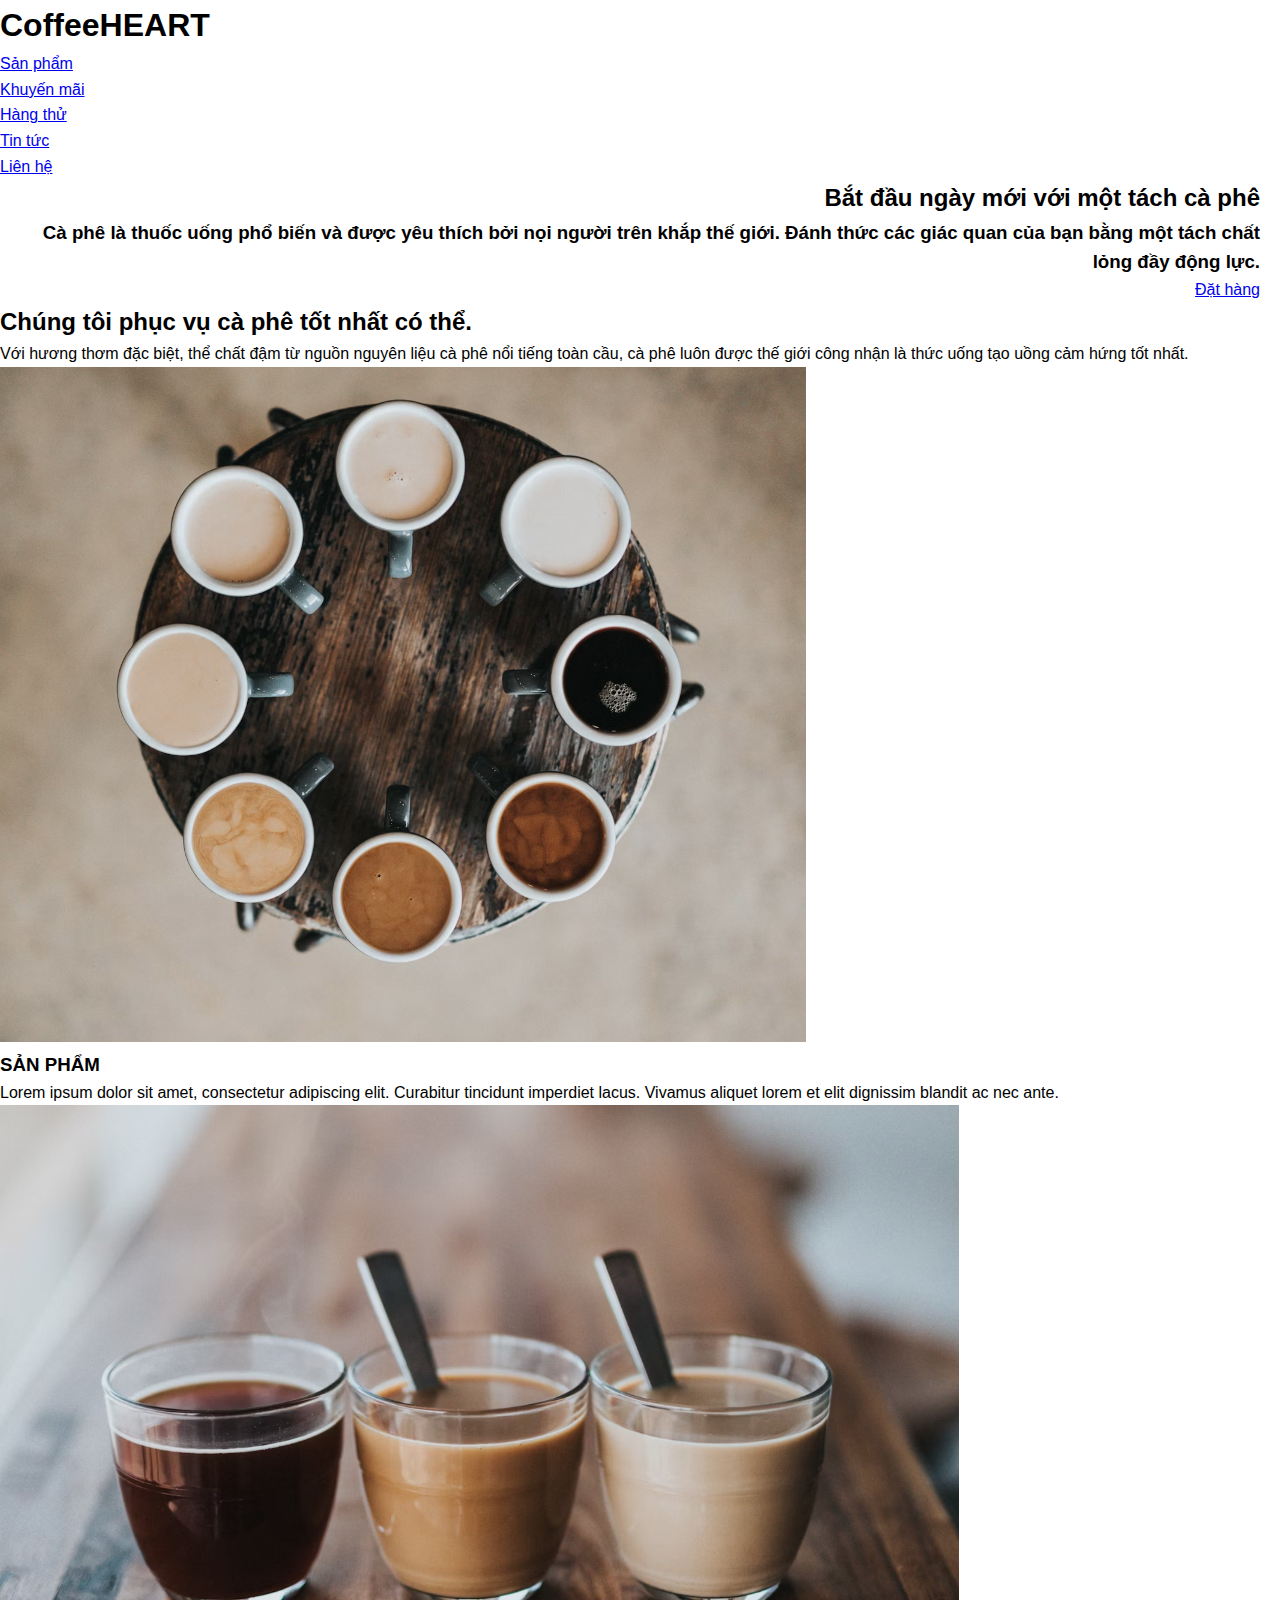
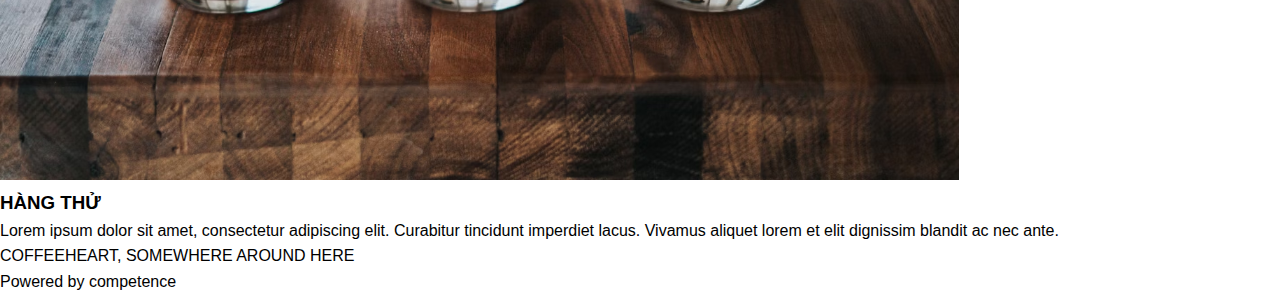
<file: Achehvinh/index.html>
<!DOCTYPE html>
<html lang="en">
<head>
    <meta charset="UTF-8">
    <meta name="viewport" content="width=device-width, initial-scale=1.0">
    <title>CoffeeHEART</title>
    <link rel="stylesheet" href="style.css">
</head>
<body>
    <header class="hero-section">
        <nav>
            <h1>CoffeeHEART</h1>
            <ul>
                <li><a href="#">Sản phẩm</a></li>
                <li><a href="#">Khuyến mãi</a></li>
                <li><a href="#">Hàng thử</a></li>
                <li><a href="#">Tin tức</a></li>
                <li><a href="#">Liên hệ</a></li>
            </ul>
        </nav>
        <div class="hero-content">
            <h2>Bắt đầu ngày mới với một tách cà phê</h2>
            <h3>Cà phê là thuốc uống phổ biến và được yêu thích bởi nọi người trên khắp thế giới. Đánh thức các giác quan của bạn bằng một tách chất lỏng đầy động lực.</h3>
            <a href="#" class="learn-more-button">Đặt hàng</a>
        </div>
    </header>

    <section class="intro-section">
        <h2>Chúng tôi phục vụ cà phê tốt nhất có thể.</h2>
        <p>Với hương thơm đặc biệt, thể chất đậm từ nguồn nguyên liệu cà phê nổi tiếng toàn cầu, cà phê luôn được thế giới công nhận là thức uống tạo uồng cảm hứng tốt nhất.</p>
    </section>

    <section class="content-section">
        <div class="card">
            <img src="images/c1.png" alt="c1">
            <h3>SẢN PHẨM</h3>
            <p>Lorem ipsum dolor sit amet, consectetur adipiscing elit. Curabitur tincidunt imperdiet lacus. Vivamus aliquet lorem et elit dignissim blandit ac nec ante.</p>
        </div>
        <div class="card">
            <img src="images/c2.png" alt="c2">
            <h3>HÀNG THỬ</h3>
            <p>Lorem ipsum dolor sit amet, consectetur adipiscing elit. Curabitur tincidunt imperdiet lacus. Vivamus aliquet lorem et elit dignissim blandit ac nec ante.</p>
        </div>
    </section>

    <footer>
        <p>COFFEEHEART, SOMEWHERE AROUND HERE</p>
        <p>Powered by competence</p>
    </footer>
</body>
</html>
</file>
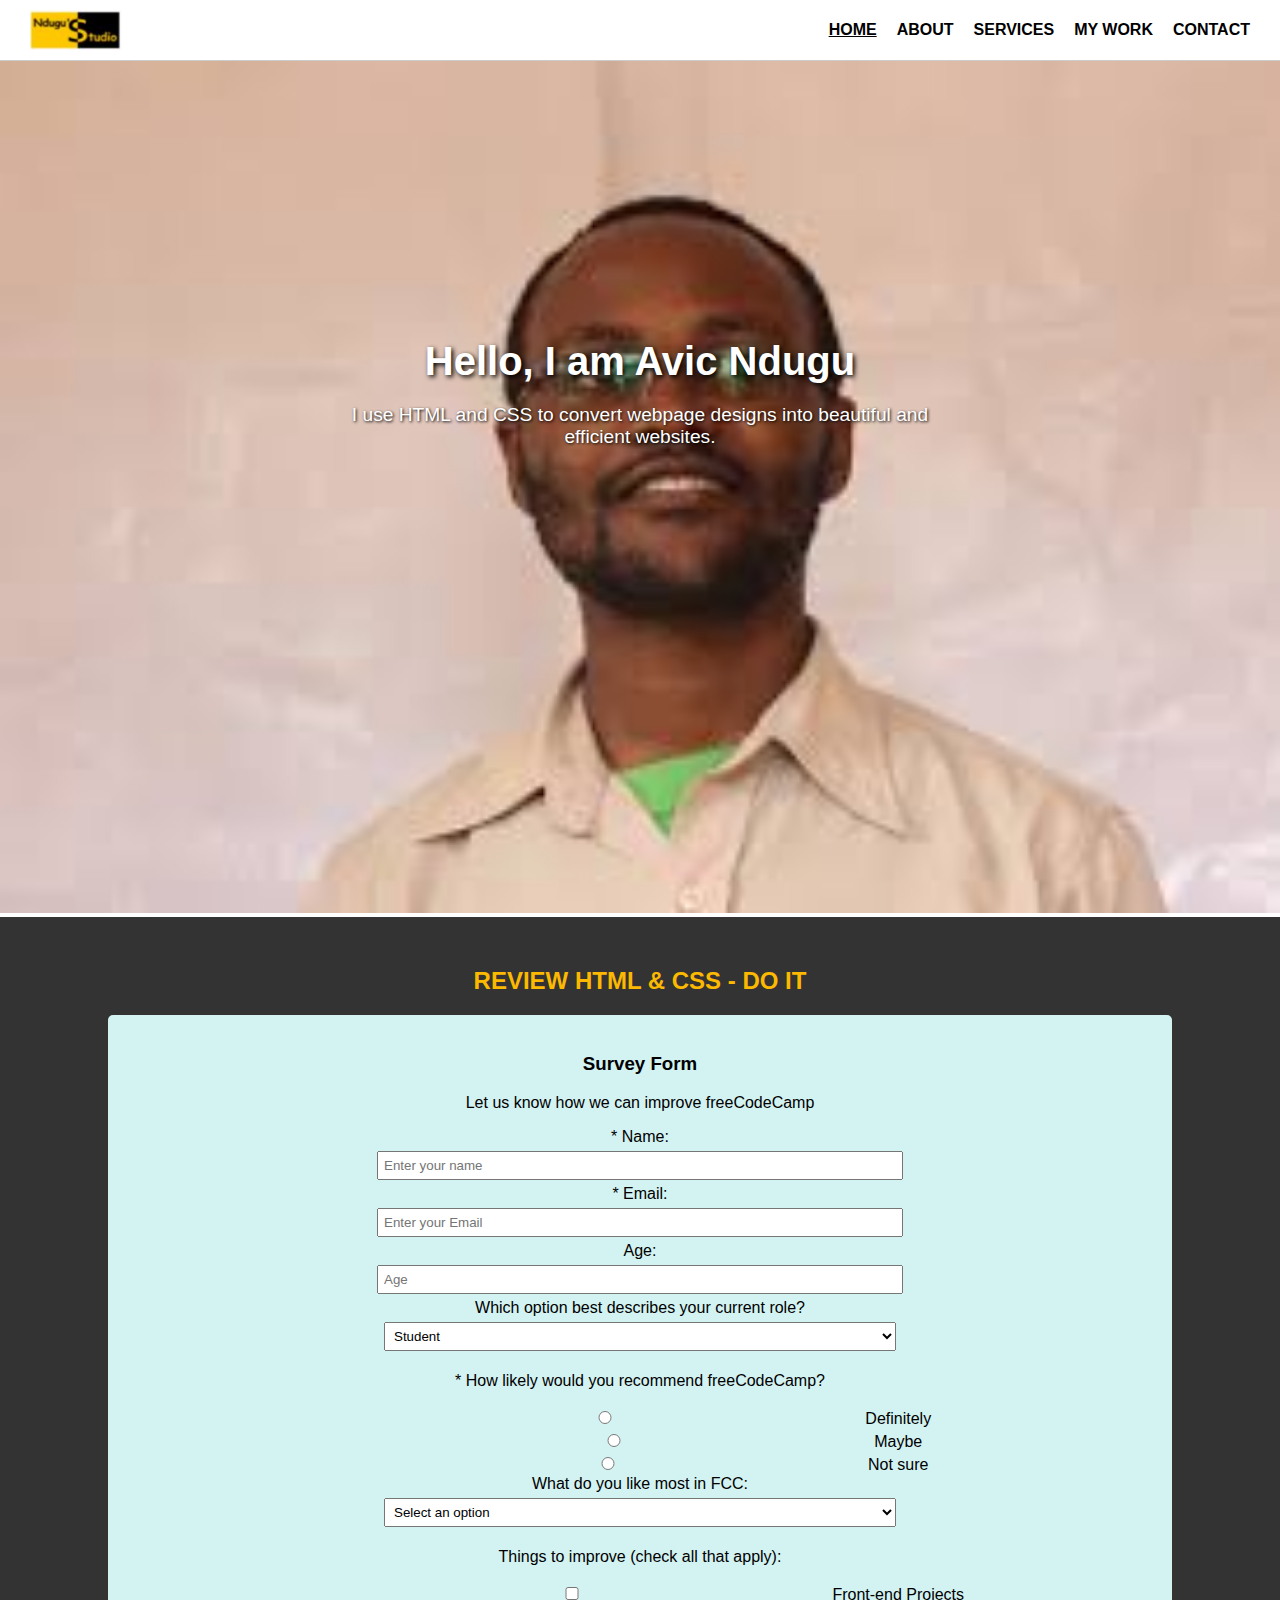
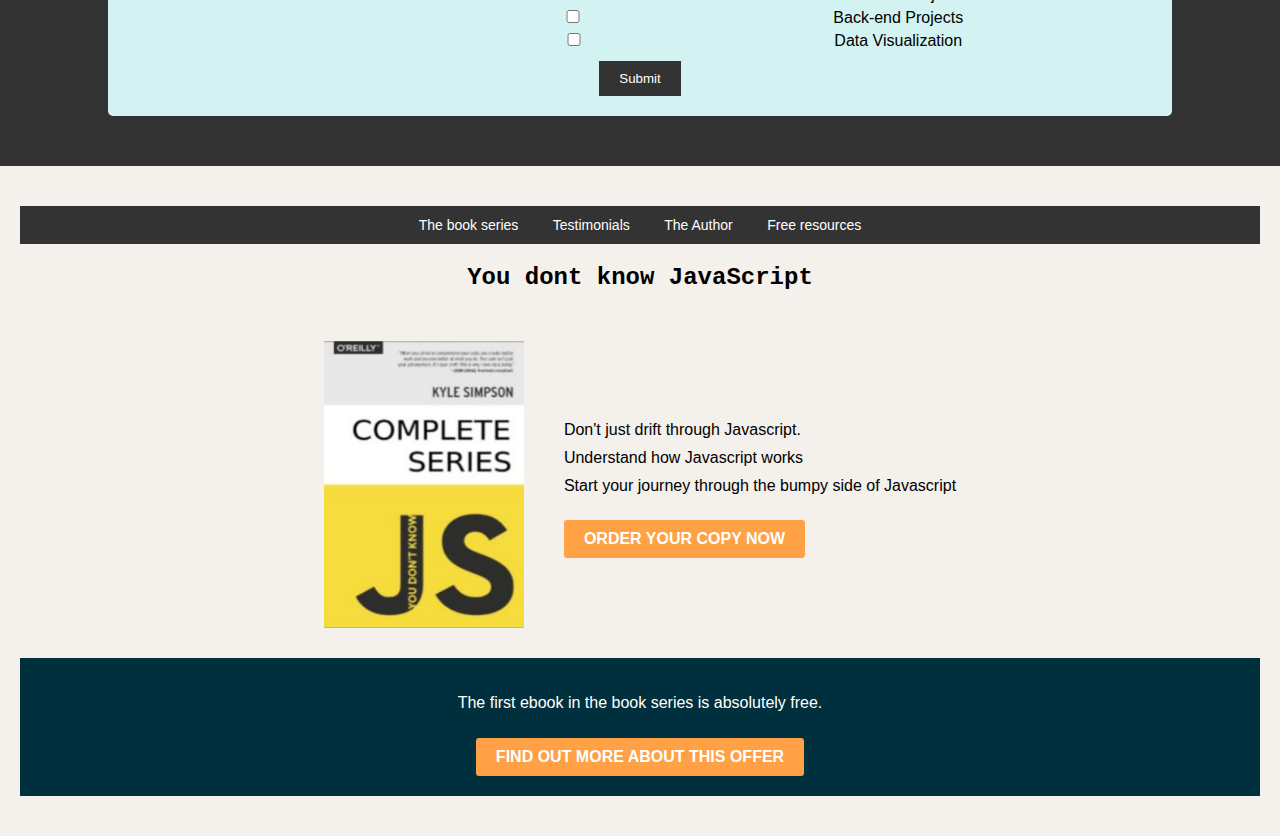
<file: baitap1/index.html>
<!DOCTYPE html>
<html lang="en">
<head>
    <meta charset="UTF-8" />
    <meta name="viewport" content="width=device-width, initial-scale=1.0"/>
    <title>Portfolio - Avic Ndugu</title>
    <link rel="stylesheet" href="style.css" />
</head>
<body>
    <!-- HEADER SECTION -->
    <header>
        <div class="navbar">
            <img src="logo.png" alt="Logo" class="logo">
            <ul class="nav-links">
                <li><a href="#" class="active">HOME</a></li>
                <li><a href="#">ABOUT</a></li>
                <li><a href="#">SERVICES</a></li>
                <li><a href="#">MY WORK</a></li>
                <li><a href="#">CONTACT</a></li>
            </ul>
        </div>
        <div class="hero">
            <img src="hero.jpg" alt="Avic Ndugu" class="hero-img">
            <div class="hero-text">
                <h1>Hello, I am Avic Ndugu</h1>
                <p>I use HTML and CSS to convert webpage designs into beautiful and efficient websites.</p>
            </div>
        </div>
    </header>

    <!-- SURVEY FORM -->
    <section class="survey-section">
        <h2>REVIEW HTML & CSS - DO IT</h2>
        <div class="survey-box">
            <h3>Survey Form</h3>
            <p>Let us know how we can improve freeCodeCamp</p>
            <form>
                <label>* Name:<br><input type="text" placeholder="Enter your name" required></label><br>
                <label>* Email:<br><input type="email" placeholder="Enter your Email" required></label><br>
                <label>Age:<br><input type="number" placeholder="Age"></label><br>
                <label>Which option best describes your current role?<br>
                    <select>
                        <option>Student</option>
                        <option>Job</option>
                        <option>Learner</option>
                        <option>Other</option>
                    </select>
                </label><br>
                <p>* How likely would you recommend freeCodeCamp?</p>
                <label><input type="radio" name="recommend"> Definitely</label>
                <label><input type="radio" name="recommend"> Maybe</label>
                <label><input type="radio" name="recommend"> Not sure</label><br>
                <label>What do you like most in FCC:<br>
                    <select>
                        <option>Select an option</option>
                        <option>Challenges</option>
                        <option>Projects</option>
                        <option>Community</option>
                        <option>Open Source</option>
                    </select>
                </label><br>
                <p>Things to improve (check all that apply):</p>
                <label><input type="checkbox"> Front-end Projects</label><br>
                <label><input type="checkbox"> Back-end Projects</label><br>
                <label><input type="checkbox"> Data Visualization</label><br>
                <button type="submit">Submit</button>
            </form>
        </div>
    </section>
    <section class="section-book">
        <nav class="book-nav">
          <a href="#">The book series</a>
          <a href="#">Testimonials</a>
          <a href="#">The Author</a>
          <a href="#">Free resources</a>
        </nav>
      
        <h2 class="book-title">You dont know <strong>JavaScript</strong></h2>
      
        <div class="book-container">
          <img src="book.png" alt="JS Book" class="book-cover" />
      
          <div class="book-info">
            <p>Don't just drift through Javascript.</p>
            <p>Understand how Javascript works</p>
            <p>Start your journey through the bumpy side of Javascript</p>
            <a href="#" class="btn orange">ORDER YOUR COPY NOW</a>
          </div>
        </div>
      
        <div class="book-footer">
          <p>The first ebook in the book series is absolutely free.</p>
          <a href="#" class="btn orange">FIND OUT MORE ABOUT THIS OFFER</a>
        </div>
      </section>      
</body>
</html>
</file>
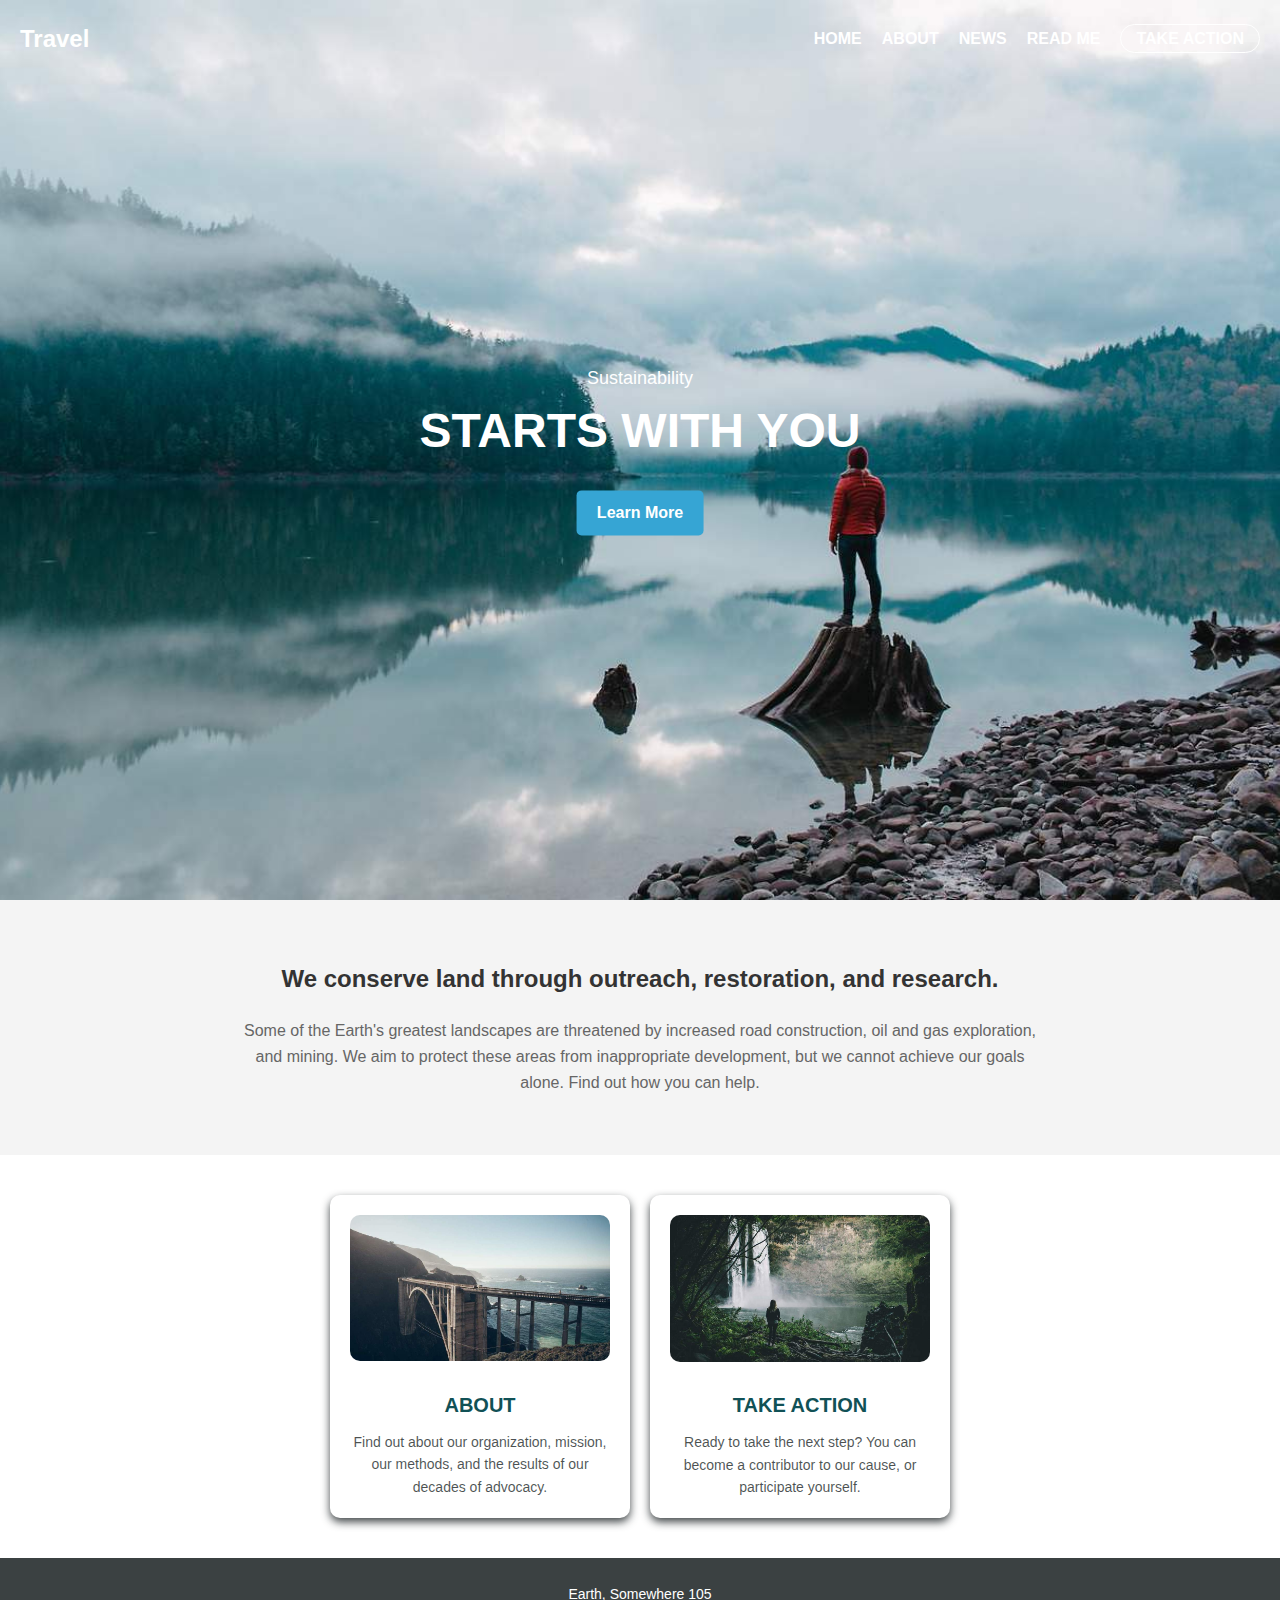
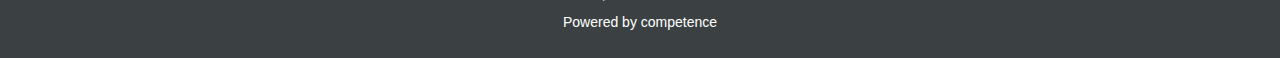
<file: BAITAP4/index.html>
<!DOCTYPE html>
<html lang="en">
<head>
    <meta charset="UTF-8">
    <meta name="viewport" content="width=device-width, initial-scale=1.0">
    <title>Travel</title>
    <link rel="stylesheet" href="style.css">
</head>
<body>
    <header class="hero-section">
        <nav>
            <h1>Travel</h1>
            <ul>
                <li><a href="#">HOME</a></li>
                <li><a href="#">ABOUT</a></li>
                <li><a href="#">NEWS</a></li>
                <li><a href="#">READ ME</a></li>
                <li><a href="#" class="button">TAKE ACTION</a></li>
            </ul>
        </nav>
        <div class="hero-content">
            <h3>Sustainability</h3>
            <h2>STARTS WITH YOU</h2>
            <a href="#" class="learn-more-button">Learn More</a>
        </div>
    </header>

    <section class="intro-section">
        <h2>We conserve land through outreach, restoration, and research.</h2>
        <p>Some of the Earth's greatest landscapes are threatened by increased road construction, oil and gas exploration, and mining. We aim to protect these areas from inappropriate development, but we cannot achieve our goals alone. Find out how you can help.</p>
    </section>

    <section class="content-section">
        <div class="card">
            <img src="body-image-1.jpg" alt="body Image-1">
            <h3>ABOUT</h3>
            <p>Find out about our organization, mission, our methods, and the results of our decades of advocacy.</p>
        </div>
        <div class="card">
            <img src="body-image-2.jpg" alt="body Image-2">
            <h3>TAKE ACTION</h3>
            <p>Ready to take the next step? You can become a contributor to our cause, or participate yourself.</p>
        </div>
    </section>

    <footer>
        <p>Earth, Somewhere 105</p>
        <p>Powered by competence</p>
    </footer>
</body>
</html>
</file>
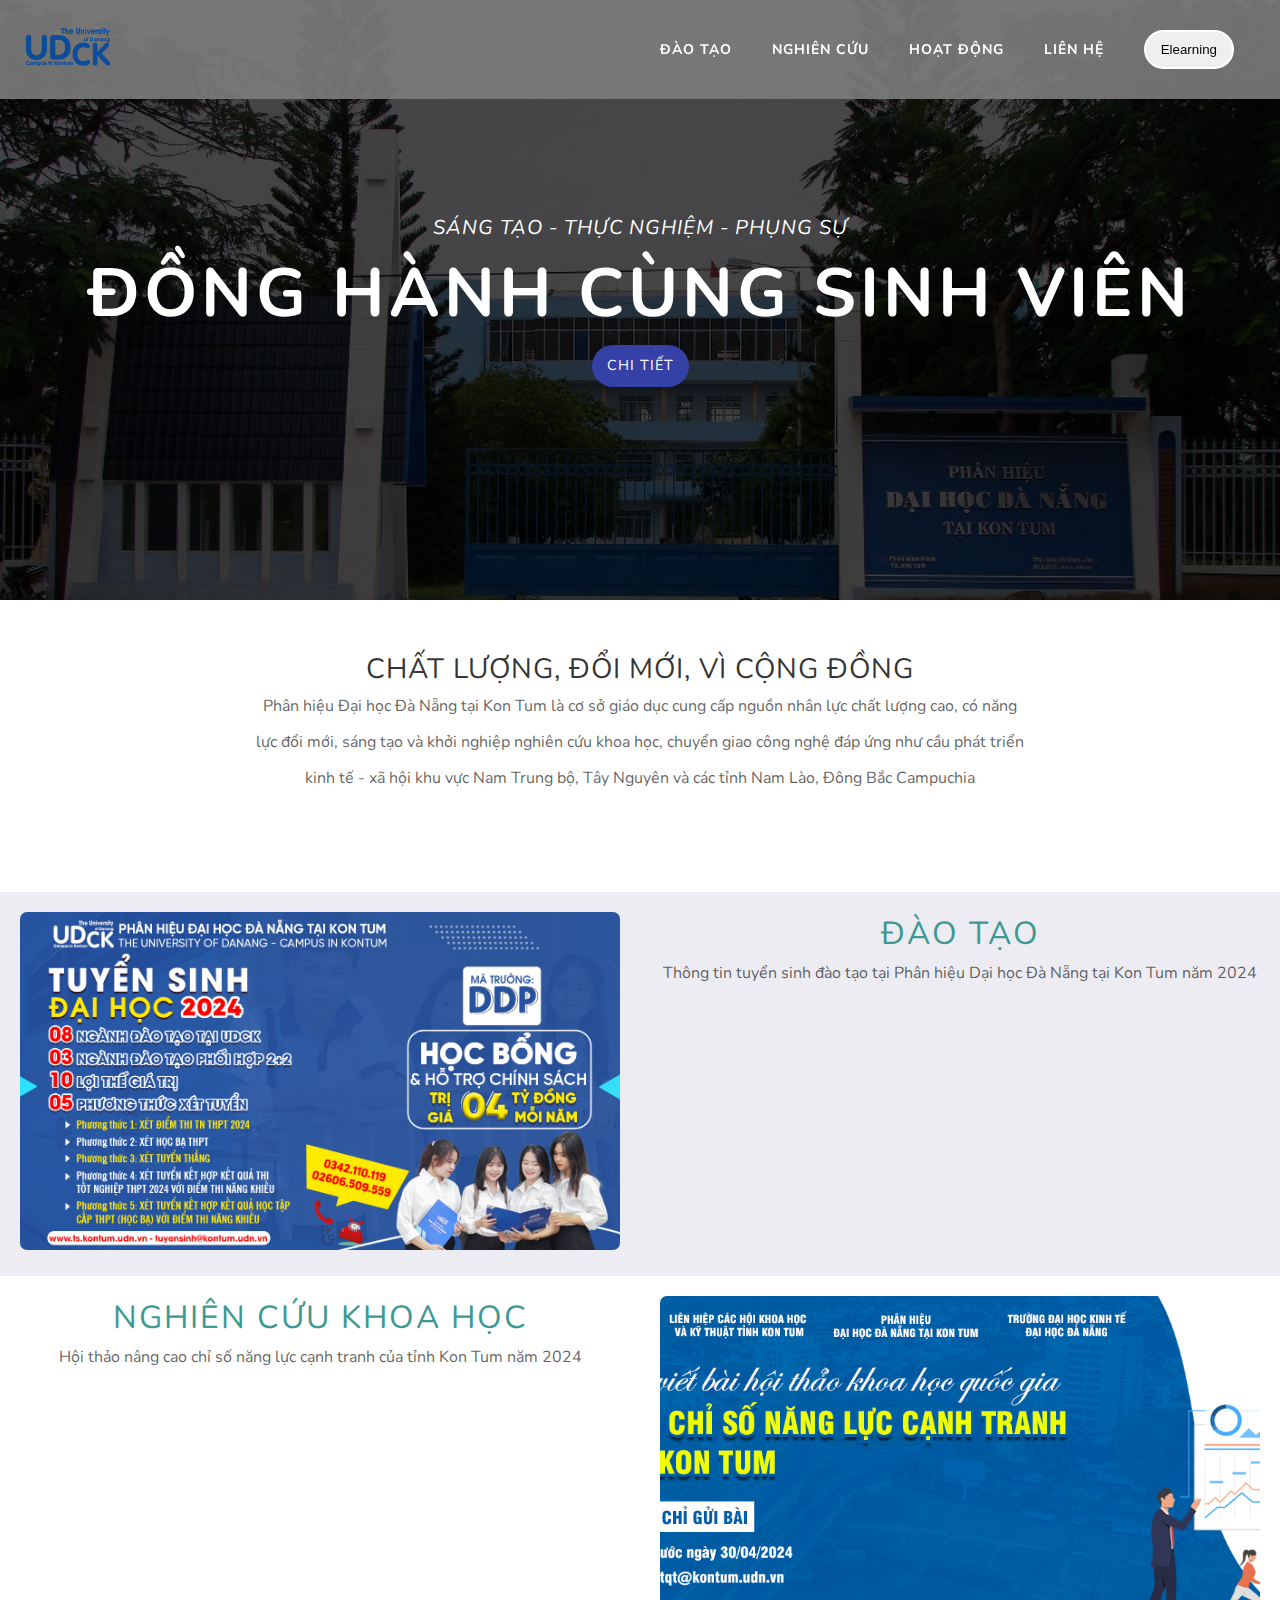
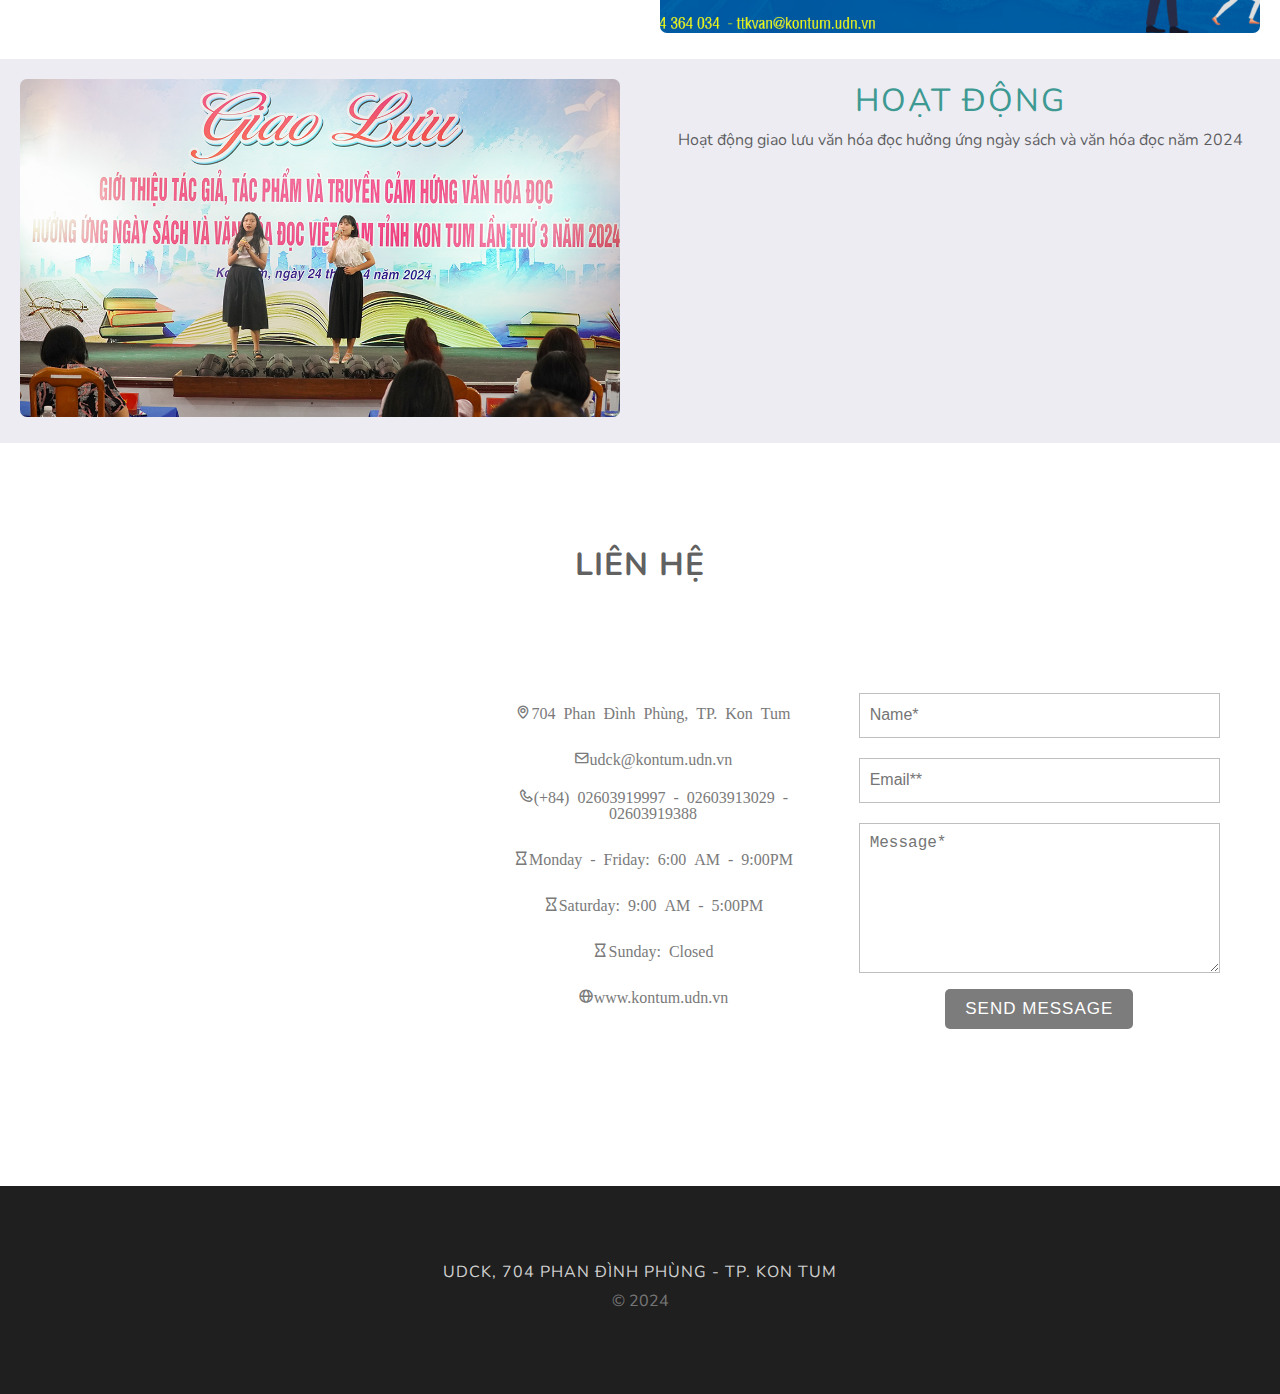
<file: baitap5/index.html>
<!DOCTYPE html>
<html lang="en">
<head>
  <meta name="viewport" content="width=device-width, initial-scale=1.0">
  <title>UDCK - Phân hiệu ĐHĐN tại Kon Tum</title>
  <link rel="stylesheet" href="style.css"> 
  <link href='https://unpkg.com/boxicons@2.1.4/css/boxicons.min.css' rel="stylesheet">
</head>
<body>
    <header>
        <nav class="nav">
            <a class="logo" href="#">
                <img src="./images/logoUDCK.png">
            </a>
            <input type="checkbox" id="menu-toggler">
            <label for="menu-toggler" id="toggler-btn">
                <i class="bx bx-menu"></i>
                <i class="bx bx-x"></i>
            </label>
            <div class="links">
                <a href="#">Đào tạo</a>
                <a href="#">Nghiên cứu</a>
                <a href="#">Hoạt động</a>
                <a href="#">Liên hệ</a>
                <a href="https://elearning.kontum.udn.vn">
                    <input type="button" class="button" value="Elearning">
                </a>
            </div>
        </nav>
        <h1 class="hero">
            <em>Sáng tạo - Thực nghiệm - Phụng sự</em><br/>
            <strong>Đồng hành cùng Sinh Viên</strong><br/>
            <a class="button">Chi tiết</a>
        </h1>
    </header>
    <section>
        <div class="main">
            <h1>Chất lượng, Đổi mới, Vì cộng đồng</h1>
            <p>
                Phân hiệu Đại học Đà Nẵng tại Kon Tum là cơ sở giáo dục cung cấp nguồn nhân lực chất lượng cao, có năng lực đổi mới, sáng tạo và khởi nghiệp
                nghiên cứu khoa học, chuyển giao công nghệ đáp ứng như cầu phát triển kinh tế - xã hội khu vực Nam Trung bộ, Tây Nguyên và các tỉnh Nam Lào, Đông Bắc Campuchia
            </p>
        </div>
        <div class="rows">
            <div class="row" id="daotao">
                <div>
                    <img src="./images/daotao.jpg"/>
                </div>
                <div>
                    <h1>Đào tạo</h1>
                    <p>
                        Thông tin tuyển sinh đào tạo tại Phân hiệu Dại học Đà Nẵng tại Kon Tum năm 2024
                    </p>
                </div>
            </div>
            <div class="row" id="nckh">
                <div>
                    <h1>Nghiên cứu khoa học</h1>
                    <p>
                        Hội thảo nâng cao chỉ số năng lực cạnh tranh của tỉnh Kon Tum năm 2024
                    </p>
                </div>
                <div>
                    <img src="./images/nckh.jpg"/>
                </div>
            </div>
            <div class="row" id="hoatdong">
                <div>
                    <img src="./images/hoatdong.jpg"/>
                </div>
                <div>
                    <h1>Hoạt động</h1>
                    <p>
                        Hoạt động giao lưu văn hóa đọc hưởng ứng ngày sách và văn hóa đọc năm 2024
                    </p>
                </div>
            </div>
        </div>
    </section>
    <section class="contact" id="contact">
        <h1>Liên hệ</h1>
        <div class="row">
            <iframe src="https://www.google.com/maps/embed?pb=!1m18!1m12!1m3!1d3865.1469124181613!2d107.99739841392433!3d14.360908586757798!2m3!1f0!2f0!3f0!3m2!1i1024!2i768!4f13.1!3m3!1m2!1s0x316bff0807d7fbf1%3A0x2561667f95c163d2!2sThe%20University%20of%20Danang%20-%20Campus%20in%20Kontum!5e0!3m2!1svi!2s!4v1629933215924!5m2!1svi!2s" height="450"style="border:0;" allowfullscreen="" loading="lazy"></iframe>
            <div class="col information">
                <div class="contact-details">
                <p><i class='bx bx-map'>704 Phan Đình Phùng, TP. Kon Tum</i></p>
                <p><i class='bx bx-envelope'>udck@kontum.udn.vn</i></p>
                <p><i class='bx bx-phone'>(+84) 02603919997 - 02603913029 - 02603919388</i></p>
                <p><i class='bx bx-hourglass'>Monday - Friday: 6:00 AM - 9:00PM</i></p>
                <p><i class='bx bx-hourglass'>Saturday: 9:00 AM - 5:00PM</i></p>
                <p><i class='bx bx-hourglass'>Sunday: Closed</i></p>
                <p><i class='bx bx-globe'>www.kontum.udn.vn</i></p>
            </div>
        </div>
        <div class="col form">
            <form>
                <input type="text" placeholder="Name*" required>
                <input type="email" placeholder="Email**" required>
                <textarea placeholder="Message*" required></textarea>
                <button id="submit" type="submit">Send Message</button>
            </form>
        </div>
        </div>
    </section>
    <footer>
        <address>UDCK, 704 Phan Đình Phùng - TP. Kon Tum</address>
        <p>&copy; 2024</p>
    </footer>
</body>
</html>
</file>
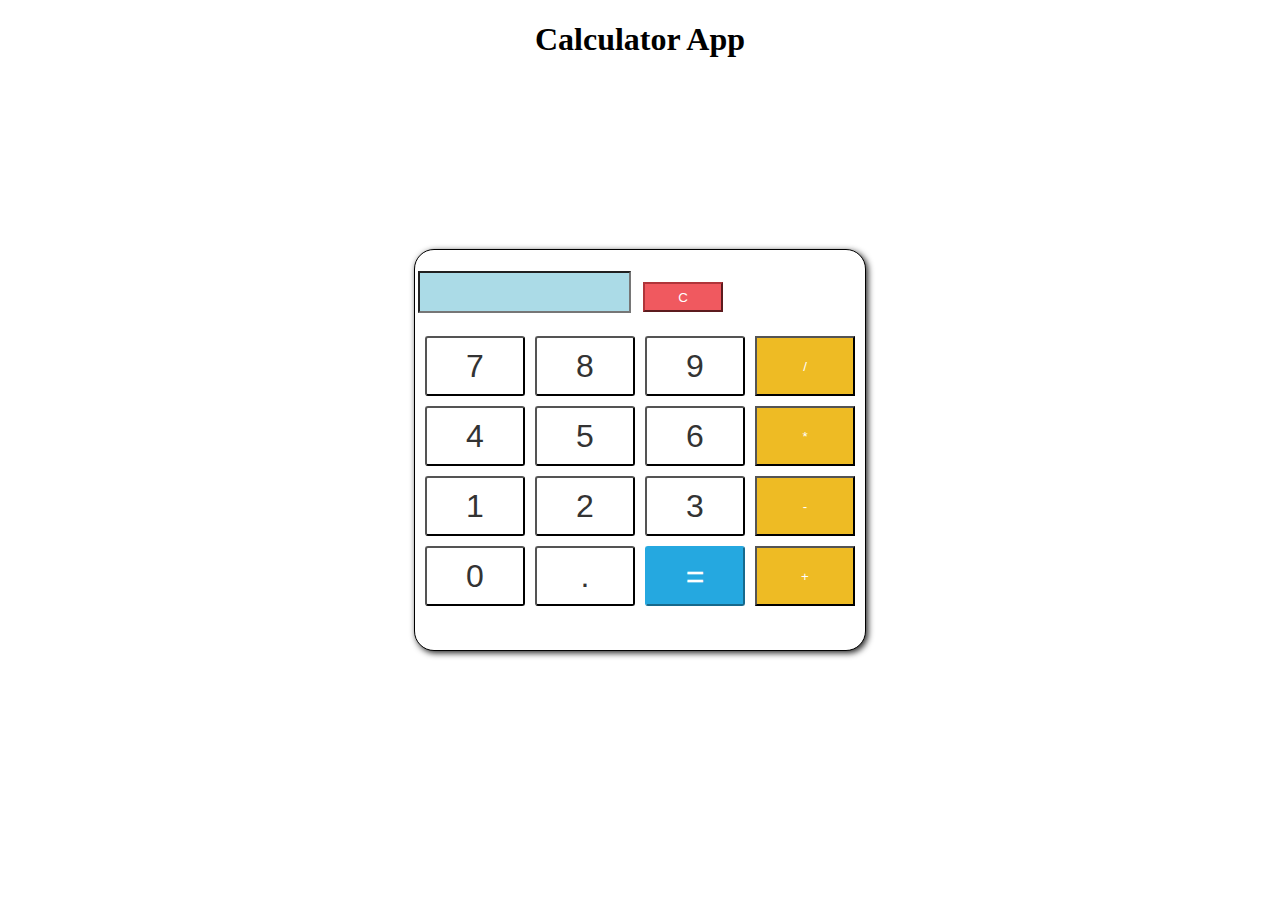
<file: Baitapthuchanh4/bai2.html>
<!DOCTYPE html>
<html lang="en">
<head>
    <meta charset="UTF-8">
    <meta name="viewport" content="width=device-width, initial-scale=1.0">
    <title>Document</title>
    <style>

        .logo{
            text-align: center;
            font-family:Cambria, Cochin, Georgia, Times, 'Times New Roman', serif;
        }

        .screen{
            text-align: right;
        }

        .container{

            background-color: rgb(255, 255, 255);
            box-shadow: 2px 2px 6px rgb(34, 34, 34);
            border: 1px solid black;
            border-radius: 20px;
            top: 50%;
            left: 50%;
            transform: translate(-50%, -50%);
            height:400px;
            width:450px;
            position: absolute;
        }

        .keys{
            display: grid;
            grid-template-columns: repeat(4, 1fr);
            grid-gap: 10px;
            padding: 10px;
            margin: auto;
        }

        .button{
            height: 60px;
            padding: 5px;
            background-color: #fff;
            border-radius: 3px;
            border: 1px soild #c4c4c4;
            background-color: transparent;
            font-size: 2rem;
            color: #333;
            background-image: linear-gradient(to bottom, transparent, transparent rgba(0,0,0,.04));
            box-shadow: inset 0 0 0 1px rgba(255,255,255,.05), inset 0 1px 0 0 rgba(255,255,255,.45), inset 0 -1px 0 0 rgba(255,255,255,.15), 0 1px 0 0 rgba(255,255,255,rgba(255,255,255,.15));
            text-shadow: 0 1px rgba(255,255,255,.4);
        }

        .button:hover{
            background-color: #eaeaea;
        }

        .operator{
            color: #fff;
            background-color: #eebb24;
        }

        .clear{
            background-color: #f0595f;
            border-color: #b0353a;
            color: #fff;
            width: 80px;
            height: 30px;
        }
        .clear:hover{
            background-color: #f17377;
        }

        .equal-sign{
            background-color: #25a8e0;
            border-color: #25a8e0;
            color: #fff;
        }
        .equal-sign:hover{
            background-color: #4e9ed4;
        }

        .screen{
            background-color: rgb(171, 219, 231);
            justify-content: left;
            color: black;
            font-size: medium;
            width: 50%;
            height: 30%;
            cursor: default;
            padding: 10px;
            padding-left: 40%;
            margin: auto;
            margin-bottom: 10px;
        }
    </style>
    <script>
        function display(val) {
            document.getElementById('result').value += val;
            return val;
        }

        function solve() {
            let x = document.getElementById('result').value;
            try {
                let y = eval(x);
                document.getElementById('result').value = y;
            } catch (e) {
                document.getElementById('result').value = "Error";
            }
            return y;
        }

        function clearScreen() {
            document.getElementById('result').value = "";
        }
    </script>

</head>
<body>
    <h1 class="logo">Calculator App</h1>
    <div class="container">
        <br>
        <table>
            <tr>
                <td colspan="3"> <input type="text" id="result" class="screen"> </td>
                <td> <input type="button" value="C" onclick="clearScreen()" class="clear"></td>
            </tr>
        </table>
        <div class="keys"> 
            <input type="button" value="7" class="button" onclick="display('7')">
            <input type="button" value="8" class="button" onclick="display('8')">
            <input type="button" value="9" class="button" onclick="display('9')">
            <input type="button" value="/" class="operator" onclick="display('/')"> 
            <input type="button" value="4" class="button" onclick="display('4')">
            <input type="button" value="5" class="button" onclick="display('5')">
            <input type="button" value="6" class="button" onclick="display('6')">
            <input type="button" value="*" class="operator" onclick="display('*')"> 
            <input type="button" value="1" class="button" onclick="display('1')">
            <input type="button" value="2" class="button" onclick="display('2')">
            <input type="button" value="3" class="button" onclick="display('3')">
            <input type="button" value="-" class="operator" onclick="display('-')"> 
            <input type="button" value="0" class="button" onclick="display('0')">
            <input type="button" value="." class="button" onclick="display('.')">
            <input type="button" value="=" class="button equal-sign" onclick="solve()" >
            <input type="button" value="+" class="operator" onclick="display('+')">
        </div>
    </div>

</body>
</html>
</file>
<file: Achehvinh/style.css>
* {
    margin: 0;
    padding: 0;
    box-sizing: border-box;
  }
  
  body {
    font-family: Arial, sans-serif;
    line-height: 1.6;
    overflow-x: hidden;
  }
  

  .hero {
    background: url('images/hero.png') center/cover no-repeat;
    color: black;
    position: relative;
    text-align: center;
    padding: 150px 20px 100px;
    position: relative;
    z-index: -1;
  }
  
  .hero-header {
    display: flex;
    justify-content: space-between;
    align-items: center;
    position: absolute;
    top: 0;
    left: 0;
    width: 100%;
    padding: 20px 30px;
  }
  
  .logo {
    font-size: 1.5rem;
    font-weight: bold;
    color: white;
  }
  
  .logo span {
    color: orange;
  }
  
  .nav {
    position: relative;
  }
  
  .nav-links {
    display: flex;
    list-style: none;
    gap: 20px;
  }
  
  .nav-links li a {
    color: black;
    text-decoration: none;
    font-size: 1rem;
  }
  
  .nav-links li a:hover {
    text-decoration: underline;
  }
  

  .hamburger {
    display: none;
    flex-direction: column;
    justify-content: space-around;
    width: 30px;
    height: 25px;
    background: transparent;
    border: none;
    cursor: pointer;
  }
  
  .hamburger span {
    width: 30px;
    height: 3px;
    background: white;
    border-radius: 5px;
    transition: all 0.3s ease;
  }
  
  .hero-container{
    display: flex; 
    align-items: right; 
    justify-content: flex-end; 
    height: 100%; 
  }
 
  .hero-content {
    text-align: right; 
    padding-right: 20px; 
  }
  
  .hero h1 {
    font-size: 2.5rem;
    margin-bottom: 20px;
  }
  
  .hero p {
    font-size: 1.2rem;
    margin-bottom: 30px;
  }
  
  .cta-button {
    padding: 10px 20px;
    font-size: 1rem;
    background: white;
    border: none;
    color: black;
    cursor: pointer;
    border-radius: 5px;
  }
  
  .cta-button:hover {
    background: darkorange;
  }
  
  
  .main-section {
    text-align: center;
    padding: 50px 20px;
    background: #f9f9f9;
  }
  
  .product-section {
    display: flex;
    justify-content: center;
    gap: 20px;
    flex-wrap: wrap;
  }
  
  .product-card {
    overflow: hidden;
    max-width: 300px;
    text-align: center;
  }
  
  .product-img {
    width: 100%;
  }
  
  .product-card h3 {
    color: green;
  }

  .footer {
    text-align: center;
    padding: 20px;
    background: black;
    color: white;
  }
  
  
  @media (max-width: 768px) {
    .nav-links {
      display: none;
      flex-direction: column;
      background: rgba(0, 0, 0, 0.9);
      position: absolute;
      top: 60px;
      right: 0;
      width: 200px;
      padding: 20px;
      border-radius: 8px;
      z-index: 10;
    }
  
    .nav-links.active {
      display: flex;
    }
  
    .hamburger {
      display: flex;
    }
  }
</file>
<file: baitap1/style.css>
body {
  margin: 0;
  font-family: Arial, sans-serif;
  background: #eee;
}

/* HEADER */
header {
  background-color: #fff;
  text-align: center;
}

.navbar {
  display: flex;
  justify-content: space-between;
  align-items: center;
  padding: 10px 30px;
  border-bottom: 1px solid #ccc;
}

.navbar .logo {
  height: 40px;
}

.nav-links {
  list-style: none;
  display: flex;
  gap: 20px;
  margin: 0;
  padding: 0;
}

.nav-links a {
  text-decoration: none;
  color: black;
  font-weight: bold;
}

.nav-links a.active {
  text-decoration: underline;
}

.hero {
  position: relative;
  text-align: center;
  color: white;
}

.hero-img {
  width: 100%;
  height: auto;
}

.hero-text {
  position: absolute;
  top: 40%;
  left: 50%;
  transform: translate(-50%, -50%);
}

.hero-text h1 {
  font-size: 2.5em;
  margin: 0;
  text-shadow: 2px 2px 5px #000;
}

.hero-text p {
  font-size: 1.2em;
  text-shadow: 1px 1px 3px #000;
}

/* SURVEY FORM */
.survey-section {
  background-color: #333;
  color: #fcb900;
  text-align: center;
  padding: 30px 0;
}

.survey-box {
  background-color: #d3f2f2;
  margin: 20px auto;
  width: 80%;
  padding: 20px;
  border-radius: 5px;
  color: black;
}

.survey-box input,
.survey-box select {
  width: 50%;
  margin: 5px 0;
  padding: 5px;
}

.survey-box button {
  padding: 10px 20px;
  background: #333;
  color: #fff;
  border: none;
  margin-top: 10px;
}

.section-book {
  background: #f4f0eb;
  padding: 40px 20px;
  font-family: sans-serif;
}

.book-nav {
  background: #333;
  padding: 10px;
  text-align: center;
}

.book-nav a {
  color: white;
  margin: 0 15px;
  text-decoration: none;
  font-size: 14px;
}

.book-title {
  font-family: 'Courier New', Courier, monospace;
  text-align: center;
  margin-top: 20px;
  font-size: 24px;
  font-weight: bold;
}

.book-container {
  display: flex;
  justify-content: center;
  align-items: center;
  gap: 40px;
  flex-wrap: wrap;
  padding: 30px 0;
}

.book-cover {
  width: 200px;
}

.book-info {
  max-width: 400px;
  text-align: left;
  font-size: 16px;
}

.book-info p {
  margin: 10px 0;
}

.btn.orange {
  display: inline-block;
  background: #ffa144;
  color: white;
  padding: 10px 20px;
  margin-top: 15px;
  text-decoration: none;
  font-weight: bold;
  border-radius: 3px;
}

.book-footer {
  background: #002f3d;
  color: white;
  text-align: center;
  padding: 20px;
}

.book-footer .btn.orange {
  margin-top: 10px;
}
</file>
<file: BAITAP4/style.css>
* {
    margin: 0;
    padding: 0;
    box-sizing: border-box;
}

body {
    font-family: Arial, sans-serif;
    line-height: 1.6;
}

header {
    background-image: url('header.jpg'); 
    background-size: cover;
    background-position: center;
    height: 100vh;
    color: white;
    position: relative;
}

nav {
    display: flex;
    justify-content: space-between;
    align-items: center;
    padding: 20px;
}

nav h1 {
    font-size: 24px;
}

nav ul {
    list-style: none;
    display: flex;
}

nav ul li {
    margin-left: 20px;
}

nav ul li a {
    color: white;
    text-decoration: none;
    font-weight: bold;
}

nav ul li .button {
    border: 1px solid white;
    padding: 5px 15px;
    border-radius: 20px;
}

.hero-content {
    position: absolute;
    top: 50%;
    left: 50%;
    transform: translate(-50%, -50%);
    text-align: center;
}

.hero-content h3 {
    font-size: 18px;
    font-weight: 300;
}

.hero-content h2 {
    font-size: 48px;
    font-weight: bold;
}

.learn-more-button {
    display: inline-block;
    margin-top: 20px;
    padding: 10px 20px;
    background-color: #36a5d4;
    color: white;
    border-radius: 5px;
    text-decoration: none;
    font-weight: bold;
}

.intro-section {
    text-align: center;
    padding: 60px 20px;
    background-color: #f4f4f4;
}

.intro-section h2 {
    font-size: 24px;
    color: #333;
    margin-bottom: 20px;
}

.intro-section p {
    font-size: 16px;
    color: #666;
    max-width: 800px;
    margin: auto;
}

.content-section {
    display: flex;
    justify-content: center;
    gap: 20px;
    padding: 40px 20px;
}

.card {
    background-color: white;
    text-align: center;
    width: 300px;
    padding: 20px;
    border-radius: 10px;
    box-shadow: 0 4px 8px rgba(14, 21, 23, 0.782);
}

.card img {
    width: 100%;
    border-radius: 10px;
}

.card h3 {
    margin-top: 20px;
    font-size: 20px;
    color: #115156;
}

.card p {
    color: #050e0eb7;
    margin-top: 10px;
    font-size: 14px;
}

footer {
    background-color: #080f11ca;
    color: white;
    text-align: center;
    padding: 20px;
}

footer p {
    margin: 5px;
    font-size: 14px;
}
</file>
<file: baitap5/style.css>
@import url("https://fonts.googleapis.com/css?family=Nunito:400,700&display=swap");

*{
    margin: 0;
    padding: 0;
    box-sizing: border-box;
}
body{
    color: rgba(26, 26, 26, 0.7);
    font-family: 'Nunito', 'Lora', serif;
    font-size: 16px;
}
@media (max-width: 1100px){
    body{
        font-size: 14px;
    }
}
@media (max-width: 750px){
    body{
        font-size: 12px;
    }
}
h1,footer address, header h1 strong,
.links, button {
    font-style: normal;
    letter-spacing: 1px;
    text-transform: uppercase;
}
p {
    line-height: 2.25em;
}
a {
    cursor: pointer;
    text-decoration: none;
}
a:hover {
    color: rgb(54, 65, 168);
}
header{
    color: white;
    background-image: url('images/hero.jpg');
    background-size: cover;
    background-position: center;
    height: 600px;
    position: relative;
    display: flex;
    flex-direction: column;
    align-items: center;
    justify-content: center;
}
@media (max-width: 900px){
    header{
        height: 300px;
        line-height: 1.2;
    }
}
header::before{
    content: '';
    position: absolute;
    top: 0;
    left: 0;
    right: 0;
    bottom: 0;
    background-color: rgba(0, 0, 0, 0.7);
}
.nav{
    position: fixed;
    top: 0;
    left: 0;
    right: 0;
    font-weight: 700;
    font-size: 0.875em;
    padding: 10px 26px;
    display: flex;
    justify-content: space-between;
    align-items: center;
    z-index: 10;
    background-color: rgba(124, 124, 124, 0.9);
}
.logo img{
    max-width: 6em;
}
.links{
    display: flex;
    justify-content: center;
    align-items: center;
    position: relative;
    z-index: 10;
}
.links a{
    display: block;
    text-align: center;
    margin: 20px;
    color: inherit;
}
.button {
    padding: 10px 15px;
    border: 2px solid white;
    border-radius: 100px;
    cursor: pointer;
    transition: 0.5s linear;
}
.button:hover{
    background-color: rgba(54, 65, 168, 0.75);
    color: white;
}
#menu-toggler, #toggler-btn, .nav i.bx-x {
    display: none;
    cursor: pointer;
}
@media (max-width: 1050px){
    #toggler-btn{
        display: block;
    }
    .nav i.bx-menu{
        font-size: 4em;
        display: block;
    }
    .links{
        display: block;
        position: fixed;
        right: -100%;
        width: 100%;
        height: 100vh;
        top:69px;
        background: rgba(124, 124, 124, 0.9);
        transition: 0.3s ease;
        font-size: 1.5em;
    }
    .links a{
        margin: 50px 200px;
    }
    #menu-toggler:checked ~ .links {
        right: 0;
    }
    #menu-toggler:checked ~ #toggler-btn i.bx-menu {
        display: none;
    }
    #menu-toggler:checked ~ #toggler-btn i.bx-x {
        display: block;
        font-size: 4em;
    }
}
.hero{
    font-size: 1em;
    line-height: 1.5;
    font-weight: normal;
    text-align: center;
    z-index: 1;
}
.hero a.button{
    border: 0;
    background-color: rgb(54, 65, 168);
    display: inline-block;
}
.hero a.button:hover{
    background-color: rgba(54, 65, 168, 0.75);
    color: inherit;
}
.hero a{
    font-size: 0.9em;
}
.hero em{
    font-size: 1.25em;
    letter-spacing: 1px;
}
.hero strong{
    font-size: 4.25em;
    letter-spacing: 4px;
}
@media (max-width: 900px){
    .hero strong{
        font-size: 2em;
        letter-spacing: 4px;
    }
}
section{
    margin: 50px auto;
    text-align: center;
}
@media (max-width: 900px){
    section{
        margin: 40px 10px;
    }
}
.main h1{
    font-size: 1.75em;
    font-weight: normal;
    color: rgba(26, 26, 26, 0.9);
}
.main p{
    margin-left: auto;
    margin-right: auto;
    width: 60%;
}
@media (max-width: 900px){
    .main p{
        margin-bottom: 2em;
        width: 90%;
    }
}
.rows{
    margin-top: 6em;
}
.row{
    display: flex;
    justify-content: space-between;
}
@media (max-width: 900px){
    .row{
        flex-direction: column;
    }
}
.row div{
    flex-basis: 45%;
    flex-grow: 1;
    padding: 20px;
}
.row img{
    width: 100%;
    aspect-ratio: 16/9;
    object-fit: cover;
    border-radius: 7px;
    transition: 0.3s linear;
}
.row img:hover{
    transform: scale3d(0.6,0.8,0.6);
}
.row h1{
    color: rgb(61, 153, 145);
    font-weight: normal;
    letter-spacing: 2px;
}
div.row:nth-child(odd){
    background-color: rgba(65, 65,125, 0.1);
}
.contact {
    margin-top: 100px;
}
.contact .row{
    padding: 50px;
    display: flex;
    width: 100%;
    align-items: center;
    justify-content: space-between;
}
.contact .row iframe {
    width: 50%;
}
.contact .row  .col{
    padding: 0 10px;
    width: calc(100% - 50px);
}
.contact .col p{
    margin-bottom: 10px;
}
.contact .col p i{
    color: #7a7a7a;
    margin-right: 10px;
}
.contact form input{
    height: 45px;
    margin-bottom: 20px;
    padding: 10px;
    width: 100%;
    font-size: 16px;
    outline: none;
    border: 1px solid #bfbfbf;
}
.contact form textarea{
    height: 150px;
    padding: 10px;
    width: 100%;
    font-size: 16px;
    outline: none;
    resize: vertical;
    border: 1px solid #bfbfbf;
}
.contact form button{
    margin-top: 10px;
    padding: 10px 20px;
    font-size: 17px;
    border: none;
    color: #fff;
    cursor: pointer;
    border-radius: 5px;
    background: rgb(124, 124, 124);
    transition: 0.2s ease;
}
.contact form button:hover{
    background: rgba(54, 65, 168, 0.75);
}
@media(max-width: 1024px){
    .contact .row{
        flex-direction: column;
    }
    .contact .row iframe{
        width: 100%;
    }
    .contact .row .col{
        width: 100%;
    }
    .contact .row .col:last-child{
        margin-top: 40px;
    }
}
footer {
    background-color: rgb(31,31,31);
    color: rgba(255,255,255,0.8);
    padding: 75px;
    text-align: center;
}
footer p {
    color: rgba(255,255,255,0.4);
}
</file>
